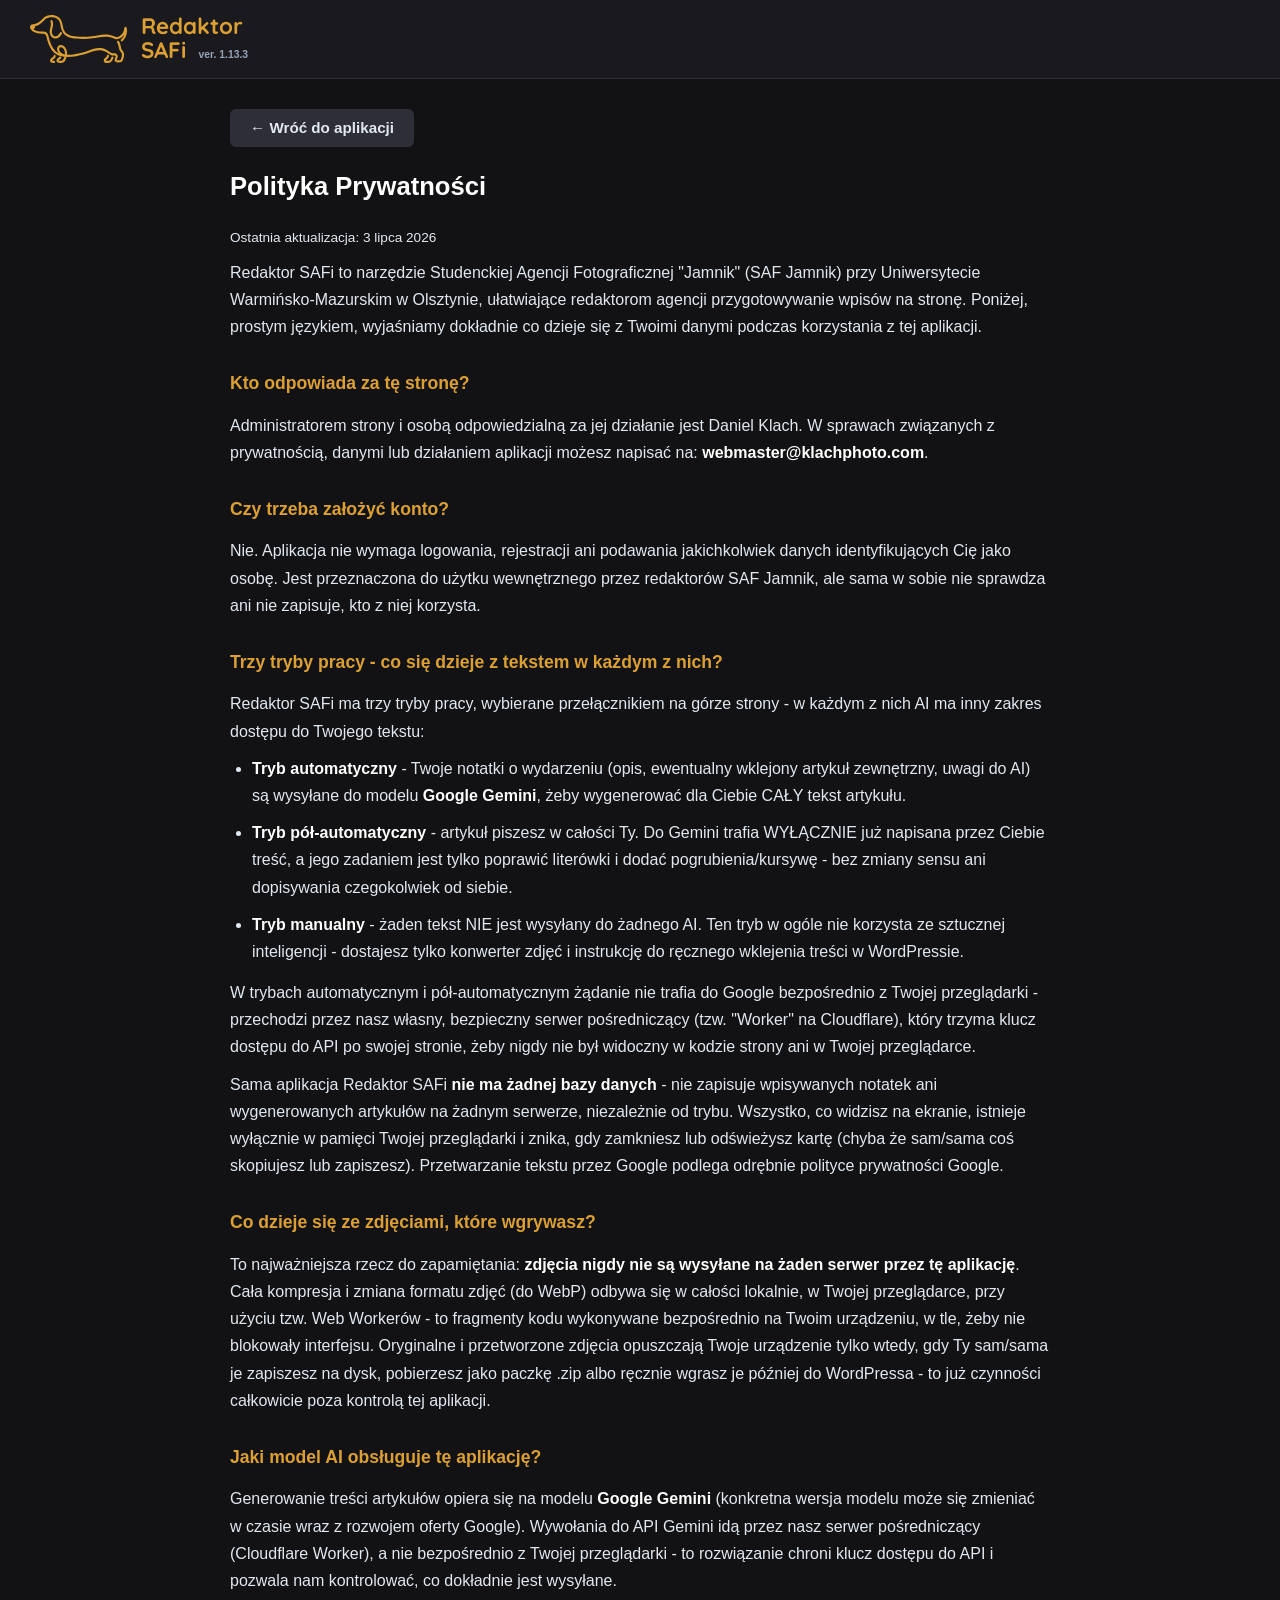
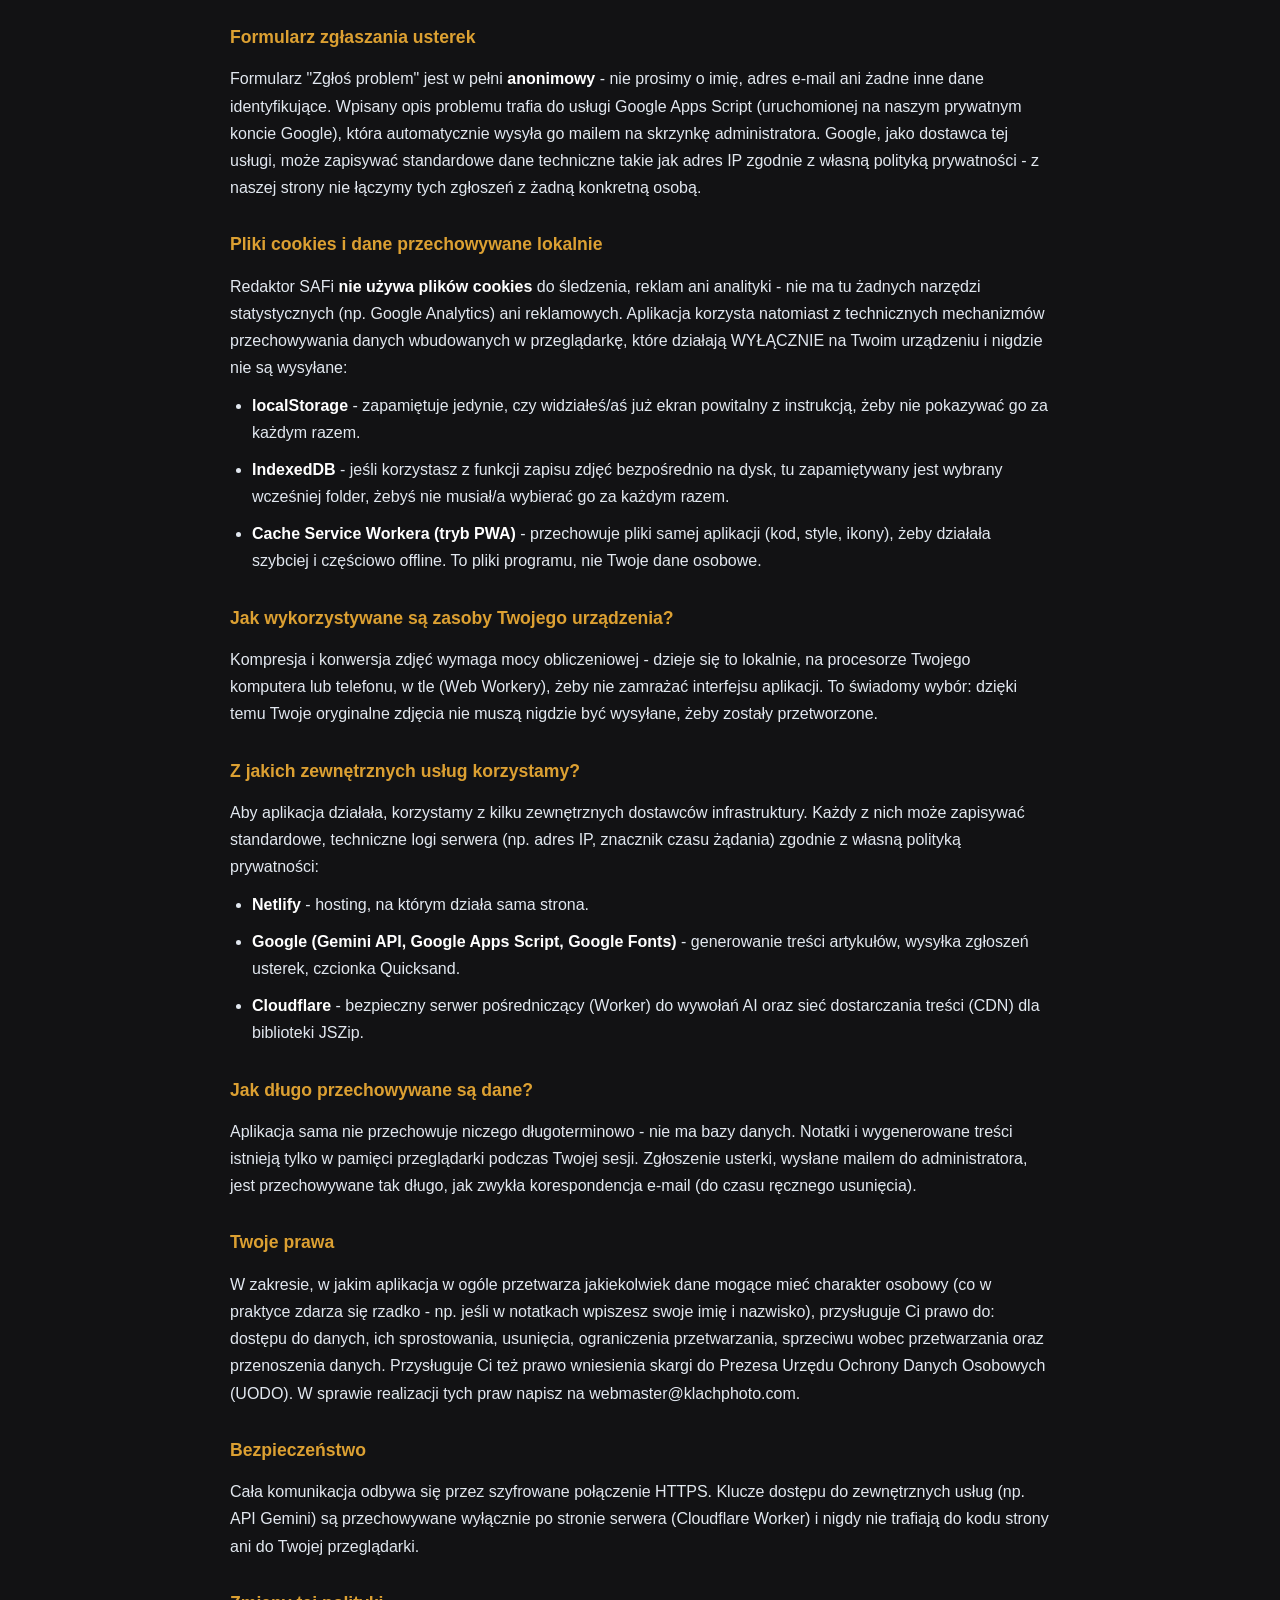
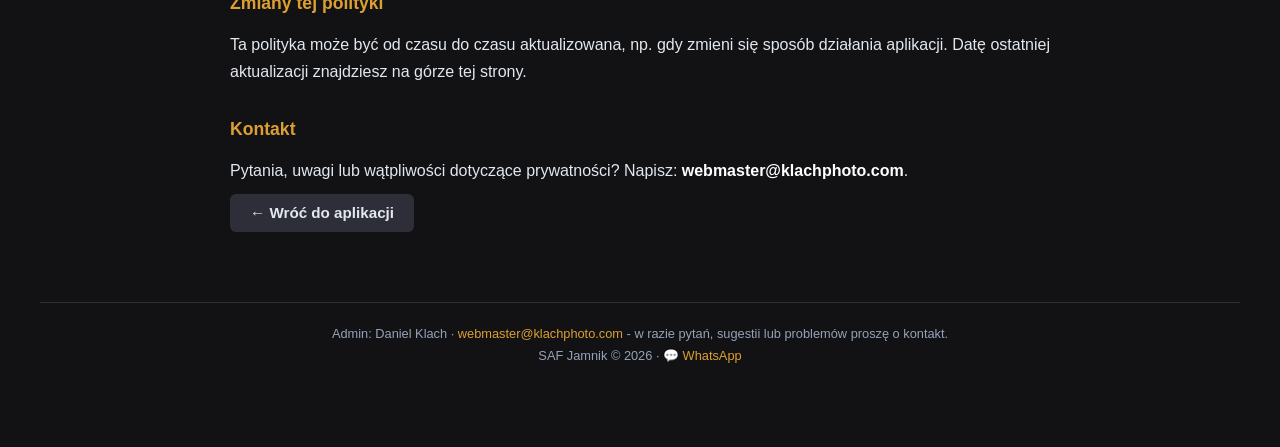
<file: polityka-prywatnosci.html>
<!DOCTYPE html>
<html lang="pl">
<head>
    <meta charset="UTF-8">
    <meta name="viewport" content="width=device-width, initial-scale=1.0">
    <title>Polityka Prywatności - Redaktor SAFi</title>

    <link rel="icon" type="image/svg+xml" href="assets/redaktor-saf-emblem.svg">
    <link rel="icon" type="image/png" sizes="192x192" href="assets/logo-192.png">
    <link rel="icon" type="image/png" sizes="512x512" href="assets/logo-512.png">
    <meta name="theme-color" content="#121214">

    <link rel="preconnect" href="https://fonts.googleapis.com">
    <link rel="preconnect" href="https://fonts.gstatic.com" crossorigin>
    <link href="https://fonts.googleapis.com/css2?family=Quicksand:wght@600;700&display=swap" rel="stylesheet">
    <link rel="stylesheet" href="style.css">
    <style>
        /* Style tylko dla tej strony - reszta wyglądu (kolory, czcionka, kontener) pochodzi ze
           wspólnego style.css, żeby polityka wyglądała spójnie z resztą aplikacji. */
        .policy-content { max-width: 820px; margin: 0 auto; }
        .policy-updated { color: var(--text-muted); font-size: 0.85rem; margin-bottom: 30px; }
        .policy-content h3 { margin-top: 30px; }
        .policy-content p, .policy-content li { color: var(--text-color); line-height: 1.7; margin-bottom: 10px; }
        .policy-content ul { padding-left: 22px; margin-bottom: 14px; }
        .policy-content strong { color: #fff; }
        .back-link { margin-bottom: 20px; text-decoration: none; }
    </style>

    <!-- Pkt 2 (v1.11.2): ta podstrona nie ma własnego "App", ale MA respektować język zapisany
         na stronie głównej (patrz js/i18n.js) - jeśli to angielski, maskujemy treść nakładką,
         zanim moduł zdąży ją przetłumaczyć, żeby uniknąć mignięcia polskiego tekstu. -->
    <script>
        (function () {
            try {
                if (localStorage.getItem('saf_lang') === 'en') {
                    document.documentElement.classList.add('lang-loading');
                }
            } catch (e) {}
        })();
    </script>
</head>
<body>
    <div id="langLoadingOverlay" class="lang-loading-overlay" aria-hidden="true">
        <div class="lang-loading-spinner"></div>
        <p class="lang-loading-text" data-no-translate>Preparing English interface, please wait&hellip;</p>
    </div>

    <header>
        <a href="/" class="logo-zone" title="Wróć do Redaktora SAFi">
            <img src="assets/redaktor-saf-emblem.svg" alt="Redaktor SAFi" class="logo-emblem">
            <span class="logo-text">
                <span class="logo-line">Redaktor</span>
                <span class="logo-line">SAFi <span class="logo-version" data-no-translate></span></span>
            </span>
        </a>
    </header>

    <main class="container">
        <div class="policy-content">
            <a href="/" class="back-link btn-secondary">&larr; Wróć do aplikacji</a>
            <h2>Polityka Prywatności</h2>
            <p class="policy-updated">Ostatnia aktualizacja: 3 lipca 2026</p>

            <p>Redaktor SAFi to narzędzie Studenckiej Agencji Fotograficznej "Jamnik" (SAF Jamnik) przy Uniwersytecie Warmińsko-Mazurskim w Olsztynie, ułatwiające redaktorom agencji przygotowywanie wpisów na stronę. Poniżej, prostym językiem, wyjaśniamy dokładnie co dzieje się z Twoimi danymi podczas korzystania z tej aplikacji.</p>

            <h3>Kto odpowiada za tę stronę?</h3>
            <p>Administratorem strony i osobą odpowiedzialną za jej działanie jest Daniel Klach. W sprawach związanych z prywatnością, danymi lub działaniem aplikacji możesz napisać na: <strong>webmaster@klachphoto.com</strong>.</p>

            <h3>Czy trzeba założyć konto?</h3>
            <p>Nie. Aplikacja nie wymaga logowania, rejestracji ani podawania jakichkolwiek danych identyfikujących Cię jako osobę. Jest przeznaczona do użytku wewnętrznego przez redaktorów SAF Jamnik, ale sama w sobie nie sprawdza ani nie zapisuje, kto z niej korzysta.</p>

            <h3>Trzy tryby pracy - co się dzieje z tekstem w każdym z nich?</h3>
            <p>Redaktor SAFi ma trzy tryby pracy, wybierane przełącznikiem na górze strony - w każdym z nich AI ma inny zakres dostępu do Twojego tekstu:</p>
            <ul>
                <li><strong>Tryb automatyczny</strong> - Twoje notatki o wydarzeniu (opis, ewentualny wklejony artykuł zewnętrzny, uwagi do AI) są wysyłane do modelu <strong>Google Gemini</strong>, żeby wygenerować dla Ciebie CAŁY tekst artykułu.</li>
                <li><strong>Tryb pół-automatyczny</strong> - artykuł piszesz w całości Ty. Do Gemini trafia WYŁĄCZNIE już napisana przez Ciebie treść, a jego zadaniem jest tylko poprawić literówki i dodać pogrubienia/kursywę - bez zmiany sensu ani dopisywania czegokolwiek od siebie.</li>
                <li><strong>Tryb manualny</strong> - żaden tekst NIE jest wysyłany do żadnego AI. Ten tryb w ogóle nie korzysta ze sztucznej inteligencji - dostajesz tylko konwerter zdjęć i instrukcję do ręcznego wklejenia treści w WordPressie.</li>
            </ul>
            <p>W trybach automatycznym i pół-automatycznym żądanie nie trafia do Google bezpośrednio z Twojej przeglądarki - przechodzi przez nasz własny, bezpieczny serwer pośredniczący (tzw. "Worker" na Cloudflare), który trzyma klucz dostępu do API po swojej stronie, żeby nigdy nie był widoczny w kodzie strony ani w Twojej przeglądarce.</p>
            <p>Sama aplikacja Redaktor SAFi <strong>nie ma żadnej bazy danych</strong> - nie zapisuje wpisywanych notatek ani wygenerowanych artykułów na żadnym serwerze, niezależnie od trybu. Wszystko, co widzisz na ekranie, istnieje wyłącznie w pamięci Twojej przeglądarki i znika, gdy zamkniesz lub odświeżysz kartę (chyba że sam/sama coś skopiujesz lub zapiszesz). Przetwarzanie tekstu przez Google podlega odrębnie polityce prywatności Google.</p>

            <h3>Co dzieje się ze zdjęciami, które wgrywasz?</h3>
            <p>To najważniejsza rzecz do zapamiętania: <strong>zdjęcia nigdy nie są wysyłane na żaden serwer przez tę aplikację</strong>. Cała kompresja i zmiana formatu zdjęć (do WebP) odbywa się w całości lokalnie, w Twojej przeglądarce, przy użyciu tzw. Web Workerów - to fragmenty kodu wykonywane bezpośrednio na Twoim urządzeniu, w tle, żeby nie blokowały interfejsu. Oryginalne i przetworzone zdjęcia opuszczają Twoje urządzenie tylko wtedy, gdy Ty sam/sama je zapiszesz na dysk, pobierzesz jako paczkę .zip albo ręcznie wgrasz je później do WordPressa - to już czynności całkowicie poza kontrolą tej aplikacji.</p>

            <h3>Jaki model AI obsługuje tę aplikację?</h3>
            <p>Generowanie treści artykułów opiera się na modelu <strong>Google Gemini</strong> (konkretna wersja modelu może się zmieniać w czasie wraz z rozwojem oferty Google). Wywołania do API Gemini idą przez nasz serwer pośredniczący (Cloudflare Worker), a nie bezpośrednio z Twojej przeglądarki - to rozwiązanie chroni klucz dostępu do API i pozwala nam kontrolować, co dokładnie jest wysyłane.</p>

            <h3>Formularz zgłaszania usterek</h3>
            <p>Formularz "Zgłoś problem" jest w pełni <strong>anonimowy</strong> - nie prosimy o imię, adres e-mail ani żadne inne dane identyfikujące. Wpisany opis problemu trafia do usługi Google Apps Script (uruchomionej na naszym prywatnym koncie Google), która automatycznie wysyła go mailem na skrzynkę administratora. Google, jako dostawca tej usługi, może zapisywać standardowe dane techniczne takie jak adres IP zgodnie z własną polityką prywatności - z naszej strony nie łączymy tych zgłoszeń z żadną konkretną osobą.</p>

            <h3>Pliki cookies i dane przechowywane lokalnie</h3>
            <p>Redaktor SAFi <strong>nie używa plików cookies</strong> do śledzenia, reklam ani analityki - nie ma tu żadnych narzędzi statystycznych (np. Google Analytics) ani reklamowych. Aplikacja korzysta natomiast z technicznych mechanizmów przechowywania danych wbudowanych w przeglądarkę, które działają WYŁĄCZNIE na Twoim urządzeniu i nigdzie nie są wysyłane:</p>
            <ul>
                <li><strong>localStorage</strong> - zapamiętuje jedynie, czy widziałeś/aś już ekran powitalny z instrukcją, żeby nie pokazywać go za każdym razem.</li>
                <li><strong>IndexedDB</strong> - jeśli korzystasz z funkcji zapisu zdjęć bezpośrednio na dysk, tu zapamiętywany jest wybrany wcześniej folder, żebyś nie musiał/a wybierać go za każdym razem.</li>
                <li><strong>Cache Service Workera (tryb PWA)</strong> - przechowuje pliki samej aplikacji (kod, style, ikony), żeby działała szybciej i częściowo offline. To pliki programu, nie Twoje dane osobowe.</li>
            </ul>

            <h3>Jak wykorzystywane są zasoby Twojego urządzenia?</h3>
            <p>Kompresja i konwersja zdjęć wymaga mocy obliczeniowej - dzieje się to lokalnie, na procesorze Twojego komputera lub telefonu, w tle (Web Workery), żeby nie zamrażać interfejsu aplikacji. To świadomy wybór: dzięki temu Twoje oryginalne zdjęcia nie muszą nigdzie być wysyłane, żeby zostały przetworzone.</p>

            <h3>Z jakich zewnętrznych usług korzystamy?</h3>
            <p>Aby aplikacja działała, korzystamy z kilku zewnętrznych dostawców infrastruktury. Każdy z nich może zapisywać standardowe, techniczne logi serwera (np. adres IP, znacznik czasu żądania) zgodnie z własną polityką prywatności:</p>
            <ul>
                <li><strong>Netlify</strong> - hosting, na którym działa sama strona.</li>
                <li><strong>Google (Gemini API, Google Apps Script, Google Fonts)</strong> - generowanie treści artykułów, wysyłka zgłoszeń usterek, czcionka Quicksand.</li>
                <li><strong>Cloudflare</strong> - bezpieczny serwer pośredniczący (Worker) do wywołań AI oraz sieć dostarczania treści (CDN) dla biblioteki JSZip.</li>
            </ul>

            <h3>Jak długo przechowywane są dane?</h3>
            <p>Aplikacja sama nie przechowuje niczego długoterminowo - nie ma bazy danych. Notatki i wygenerowane treści istnieją tylko w pamięci przeglądarki podczas Twojej sesji. Zgłoszenie usterki, wysłane mailem do administratora, jest przechowywane tak długo, jak zwykła korespondencja e-mail (do czasu ręcznego usunięcia).</p>

            <h3>Twoje prawa</h3>
            <p>W zakresie, w jakim aplikacja w ogóle przetwarza jakiekolwiek dane mogące mieć charakter osobowy (co w praktyce zdarza się rzadko - np. jeśli w notatkach wpiszesz swoje imię i nazwisko), przysługuje Ci prawo do: dostępu do danych, ich sprostowania, usunięcia, ograniczenia przetwarzania, sprzeciwu wobec przetwarzania oraz przenoszenia danych. Przysługuje Ci też prawo wniesienia skargi do Prezesa Urzędu Ochrony Danych Osobowych (UODO). W sprawie realizacji tych praw napisz na webmaster@klachphoto.com.</p>

            <h3>Bezpieczeństwo</h3>
            <p>Cała komunikacja odbywa się przez szyfrowane połączenie HTTPS. Klucze dostępu do zewnętrznych usług (np. API Gemini) są przechowywane wyłącznie po stronie serwera (Cloudflare Worker) i nigdy nie trafiają do kodu strony ani do Twojej przeglądarki.</p>

            <h3>Zmiany tej polityki</h3>
            <p>Ta polityka może być od czasu do czasu aktualizowana, np. gdy zmieni się sposób działania aplikacji. Datę ostatniej aktualizacji znajdziesz na górze tej strony.</p>

            <h3>Kontakt</h3>
            <p>Pytania, uwagi lub wątpliwości dotyczące prywatności? Napisz: <strong>webmaster@klachphoto.com</strong>.</p>

            <a href="/" class="back-link btn-secondary">&larr; Wróć do aplikacji</a>
        </div>
    </main>

    <footer class="site-footer">
        <p>Admin: Daniel Klach · <a href="mailto:webmaster@klachphoto.com">webmaster@klachphoto.com</a> - w razie pytań, sugestii lub problemów proszę o kontakt.</p>
        <p>SAF Jamnik © <span id="footerYear"></span> · <a href="https://wa.me/48507584351" target="_blank" rel="noopener noreferrer">💬 WhatsApp</a></p>
    </footer>

    <script>
        document.getElementById('footerYear').textContent = new Date().getFullYear();
    </script>

    <!-- Pkt 2: samodzielne zastosowanie zapisanego języka na tej podstronie - reużywa DOKŁADNIE
         tego samego modułu i cache'u tłumaczeń co główna aplikacja (patrz js/i18n.js). -->
    <script type="module">
        import { I18n } from './js/i18n.js';
        import { applyVersion } from './js/version.js';

        applyVersion();

        (async function () {
            if (localStorage.getItem('saf_lang') !== 'en') return;
            document.documentElement.lang = 'en';
            try {
                await I18n.applyEnglish();
            } catch (error) {
                console.warn('[i18n] Nie udało się przetłumaczyć polityki prywatności:', error.message);
            } finally {
                document.documentElement.classList.remove('lang-loading');
            }
        })();
    </script>
</body>
</html>
</file>
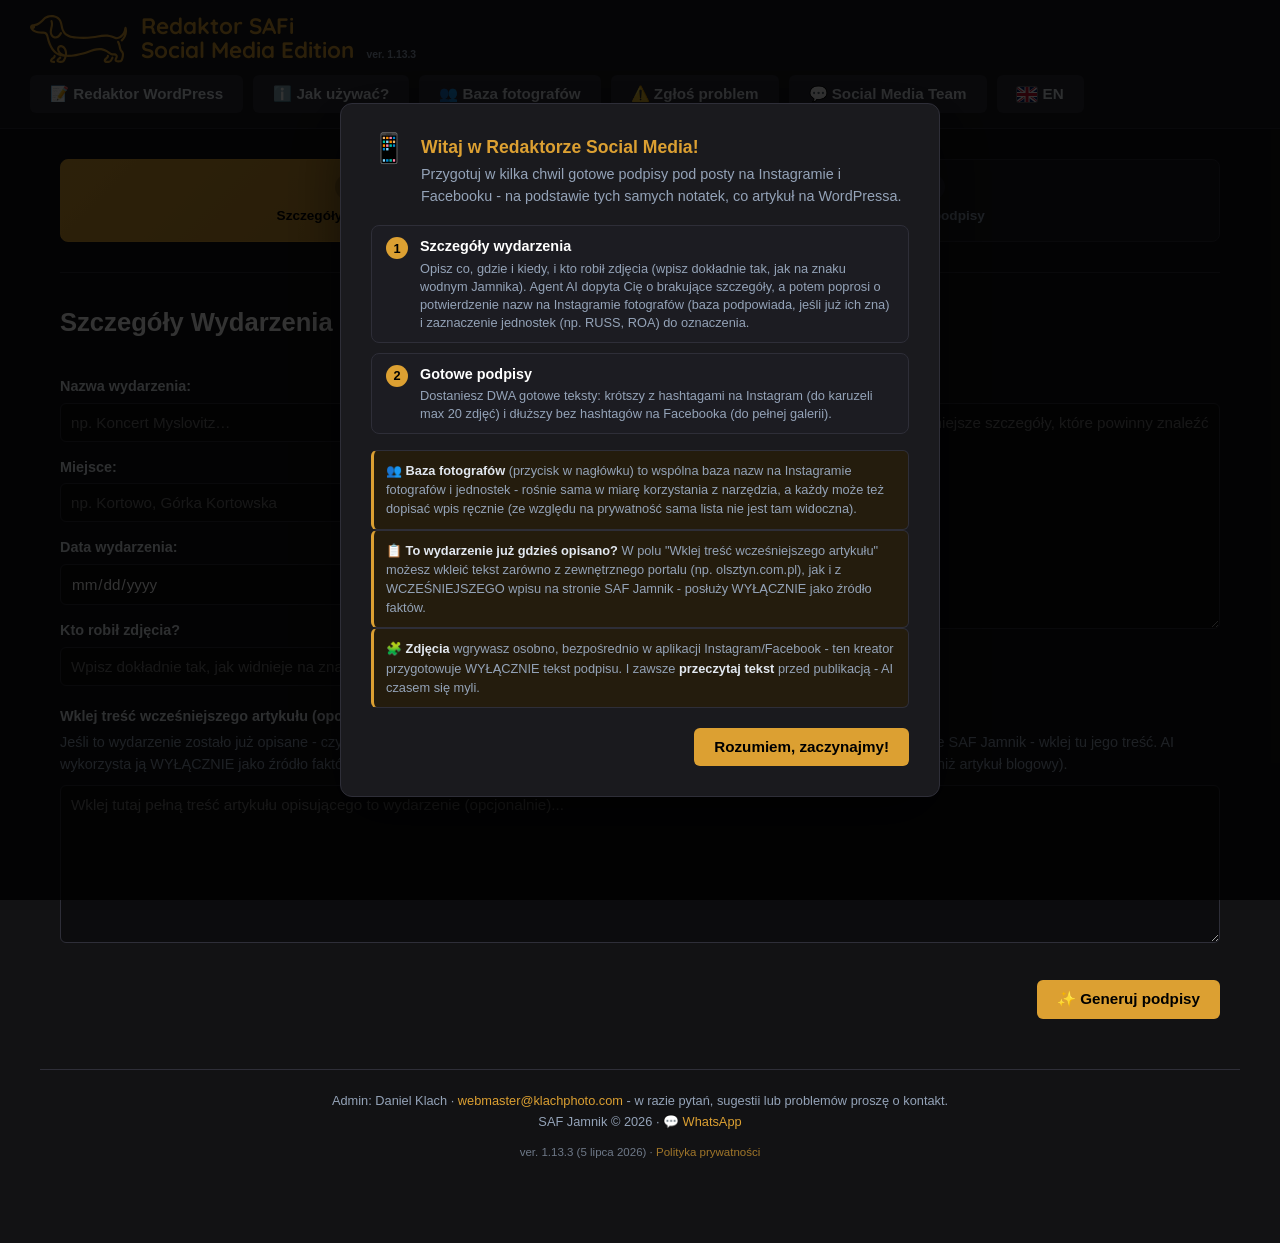
<file: social-media.html>
<!DOCTYPE html>
<html lang="pl">
<head>
    <meta charset="UTF-8">
    <meta name="viewport" content="width=device-width, initial-scale=1.0">
    <title>Redaktor Social Media - SAF Jamnik</title>

    <link rel="icon" type="image/svg+xml" href="assets/redaktor-saf-emblem.svg">
    <link rel="icon" type="image/png" sizes="192x192" href="assets/logo-192.png">
    <link rel="icon" type="image/png" sizes="512x512" href="assets/logo-512.png">

    <link rel="manifest" href="manifest.json">
    <meta name="theme-color" content="#121214">

    <meta name="apple-mobile-web-app-capable" content="yes">
    <meta name="apple-mobile-web-app-status-bar-style" content="black-translucent">
    <meta name="apple-mobile-web-app-title" content="Redaktor">
    <link rel="apple-touch-icon" href="assets/logo-192.png">

    <link rel="preconnect" href="https://fonts.googleapis.com">
    <link rel="preconnect" href="https://fonts.gstatic.com" crossorigin>
    <link href="https://fonts.googleapis.com/css2?family=Quicksand:wght@600;700&display=swap" rel="stylesheet">
    <link rel="stylesheet" href="style.css">

    <!-- Patrz komentarz w index.html - to samo zabezpieczenie przed mignięciem polskiego tekstu,
         gdy zapisany język to angielski (patrz js/i18n.js + SocialApp.initLanguage). -->
    <script>
        (function () {
            try {
                if (localStorage.getItem('saf_lang') === 'en') {
                    document.documentElement.classList.add('lang-loading');
                }
            } catch (e) {}
        })();
    </script>
</head>
<body>
    <div id="langLoadingOverlay" class="lang-loading-overlay" aria-hidden="true">
        <div class="lang-loading-spinner"></div>
        <p class="lang-loading-text" data-no-translate>Preparing English interface, please wait&hellip;</p>
    </div>

    <header>
        <a href="./" id="logoHome" class="logo-zone" title="Odśwież stronę">
            <img src="assets/redaktor-saf-emblem.svg" alt="Redaktor SAFi" class="logo-emblem">
            <span class="logo-text">
                <span class="logo-line">Redaktor SAFi</span>
                <span class="logo-line">Social Media Edition <span class="logo-version" data-no-translate></span></span>
            </span>
        </a>

        <div class="header-actions">
            <a href="/" class="btn-secondary">📝 Redaktor WordPress</a>
            <button type="button" id="btnShowIntro" class="btn-secondary">ℹ️ Jak używać?</button>
            <button type="button" id="btnShowPhotoDb" class="btn-secondary">👥 Baza fotografów</button>
            <button type="button" id="btnReportIssue" class="btn-secondary">⚠️ Zgłoś problem</button>
            <a href="https://m.me/ch/AbYWaMtJi3oRNp3B/" target="_blank" rel="noopener noreferrer" class="btn-secondary">💬 Social Media Team</a>
            <button type="button" id="btnLangSwitch" class="btn-secondary btn-lang-switch" title="Change interface language" data-no-translate>
                <svg class="flag-icon flag-en" viewBox="0 0 640 480" aria-hidden="true"><path fill="#012169" d="M0 0h640v480H0z"/><path fill="#FFF" d="m75 0 244 181L562 0h78v62L400 241l240 178v61h-80L320 301 81 480H0v-60l239-178L0 64V0z"/><path fill="#C8102E" d="m424 281 216 159v40L369 281zm-184 20 6 35L54 480H0zM640 0v3L391 191l2-44L590 0zM0 0l239 176h-60L0 42z"/><path fill="#FFF" d="M241 0v480h160V0zM0 160v160h640V160z"/><path fill="#C8102E" d="M0 193v96h640v-96zM273 0v480h96V0z"/></svg>
                <svg class="flag-icon flag-pl hidden" viewBox="0 0 640 480" aria-hidden="true"><g fill-rule="evenodd"><path fill="#fff" d="M0 0h640v240H0z"/><path fill="#dc143c" d="M0 240h640v240H0z"/></g></svg>
                <span class="lang-code">EN</span>
            </button>
        </div>
    </header>

    <main class="container">
        <div class="steps-indicator">
            <div class="step active" data-step="step1"><span class="step-num">1</span><span class="step-label">Szczegóły wydarzenia</span></div>
            <div class="step" data-step="step2"><span class="step-num">2</span><span class="step-label">Gotowe podpisy</span></div>
        </div>

        <hr>

        <section id="step1" class="step-section active">
            <h2>Szczegóły Wydarzenia</h2>

            <div class="grid-2col" id="step1Grid">
                <div class="form-group">
                    <label for="evtTitle">Nazwa wydarzenia:</label>
                    <input type="text" id="evtTitle" placeholder="np. Koncert Myslovitz…">

                    <label for="evtLocation">Miejsce:</label>
                    <input type="text" id="evtLocation" placeholder="np. Kortowo, Górka Kortowska">

                    <label for="evtDate">Data wydarzenia:</label>
                    <input type="date" id="evtDate">

                    <label for="evtPhotographers">Kto robił zdjęcia?</label>
                    <input type="text" id="evtPhotographers" placeholder="Wpisz dokładnie tak, jak widnieje na znaku wodnym Jamnika, np. Daniel Klach, Julia Pykało">
                </div>

                <div class="form-group">
                    <label for="evtNotes">Twoje surowe notatki / spostrzeżenia:</label>
                    <textarea id="evtNotes" rows="12" placeholder="Opisz przebieg wydarzenia oraz najważniejsze szczegóły, które powinny znaleźć się w podpisach..."></textarea>
                </div>
            </div>

            <div class="form-group" style="margin-top: 20px;">
                <label for="evtExternalArticle">Wklej treść wcześniejszego artykułu (opcjonalnie):</label>
                <p class="info-text">Jeśli to wydarzenie zostało już opisane - czy to na zewnętrznym portalu (np. olsztyn.com.pl), czy we WCZEŚNIEJSZYM artykule na stronie SAF Jamnik - wklej tu jego treść. AI wykorzysta ją WYŁĄCZNIE jako źródło faktów, a nie jako wzór stylu (podpisy social media mają zupełnie inny, krótszy i bardziej luźny styl niż artykuł blogowy).</p>
                <textarea id="evtExternalArticle" rows="8" placeholder="Wklej tutaj pełną treść artykułu opisującego to wydarzenie (opcjonalnie)..."></textarea>
            </div>

            <div class="actions">
                <button id="btnGenerateSocial" class="btn-primary">✨ Generuj podpisy</button>
            </div>
        </section>

        <section id="step2" class="step-section">
            <h2>Gotowe Podpisy</h2>
            <p class="info-text">⚠️ AI to tylko maszyna i potrafi się mylić - zanim opublikujesz posty, <strong>przeczytaj uważnie</strong> oba podpisy i popraw ewentualne błędy lub nienaturalne sformułowania.</p>

            <div id="socialLoading" class="loading-spinner hidden">
                <p id="genRetryNotice" class="retry-notice hidden"></p>
                <div class="progress-wrap"><div class="progress-bar" id="genProgressBar"></div></div>
                <p id="genProgressLabel" class="progress-label">Inicjalizacja generowania...</p>
            </div>

            <div id="socialFallback" class="hidden">
                <p id="socialFallbackMessage" style="margin-bottom: 15px; color: var(--text-muted);"></p>
                <button id="btnCopyFallbackPrompt" class="btn-primary w-100">Kopiuj kompletny prompt dla zewnętrznego AI</button>
            </div>

            <div id="socialOutput" class="hidden">
                <div class="grid-2col">
                    <div class="form-group">
                        <label for="instagramOutput">📸 Podpis na Instagram:</label>
                        <p class="info-text">Krótszy, z hashtagami - pod post z wybranymi zdjęciami (karuzela, max ok. 20).</p>
                        <textarea id="instagramOutput" rows="12"></textarea>
                        <button id="btnCopyInstagram" class="btn-secondary" style="margin-top: 8px;">Kopiuj</button>
                    </div>
                    <div class="form-group">
                        <label for="facebookOutput">📘 Podpis na Facebook:</label>
                        <p class="info-text">Trochę dłuższy, bez hashtagów - pod post z pełną galerią zdjęć.</p>
                        <textarea id="facebookOutput" rows="12"></textarea>
                        <button id="btnCopyFacebook" class="btn-secondary" style="margin-top: 8px;">Kopiuj</button>
                    </div>
                </div>
            </div>

            <button type="button" id="btnCopyExternalPromptSocial" class="btn-copy-external-subtle">Wolisz użyć innego AI? Skopiuj gotowy prompt</button>

            <div class="actions">
                <button id="btnBackToStep1FromResults" class="btn-secondary">&larr; Wstecz</button>
                <button id="btnRegenerateSocial" class="btn-secondary hidden">Generuj jeszcze raz</button>
                <button id="btnStartNewSocial" class="btn-primary">🔄 Generuj kolejny wpis</button>
            </div>
        </section>
    </main>

    <footer class="site-footer">
        <p>Admin: Daniel Klach · <a href="mailto:webmaster@klachphoto.com">webmaster@klachphoto.com</a> - w razie pytań, sugestii lub problemów proszę o kontakt.</p>
        <p>SAF Jamnik © <span id="footerYear"></span> · <a href="https://wa.me/48507584351" target="_blank" rel="noopener noreferrer">💬 WhatsApp</a></p>
        <p class="footer-meta"><span id="footerVersion"></span> · <a href="/polityka-prywatnosci">Polityka prywatności</a></p>
    </footer>

    <div id="introModal" class="modal hidden">
        <div class="modal-content intro-modal-content">
            <div class="intro-header">
                <span class="intro-emoji">📱</span>
                <div>
                    <h3>Witaj w Redaktorze Social Media!</h3>
                    <p>Przygotuj w kilka chwil gotowe podpisy pod posty na Instagramie i Facebooku - na podstawie tych samych notatek, co artykuł na WordPressa.</p>
                </div>
            </div>

            <div class="intro-steps">
                <div class="intro-step">
                    <span class="intro-step-num">1</span>
                    <div><strong>Szczegóły wydarzenia</strong><p>Opisz co, gdzie i kiedy, i kto robił zdjęcia (wpisz dokładnie tak, jak na znaku wodnym Jamnika). Agent AI dopyta Cię o brakujące szczegóły, a potem poprosi o potwierdzenie nazw na Instagramie fotografów (baza podpowiada, jeśli już ich zna) i zaznaczenie jednostek (np. RUSS, ROA) do oznaczenia.</p></div>
                </div>
                <div class="intro-step">
                    <span class="intro-step-num">2</span>
                    <div><strong>Gotowe podpisy</strong><p>Dostaniesz DWA gotowe teksty: krótszy z hashtagami na Instagram (do karuzeli max 20 zdjęć) i dłuższy bez hashtagów na Facebooka (do pełnej galerii).</p></div>
                </div>
            </div>

            <p class="intro-tip">👥 <strong>Baza fotografów</strong> (przycisk w nagłówku) to wspólna baza nazw na Instagramie fotografów i jednostek - rośnie sama w miarę korzystania z narzędzia, a każdy może też dopisać wpis ręcznie (ze względu na prywatność sama lista nie jest tam widoczna).</p>
            <p class="intro-tip">📋 <strong>To wydarzenie już gdzieś opisano?</strong> W polu "Wklej treść wcześniejszego artykułu" możesz wkleić tekst zarówno z zewnętrznego portalu (np. olsztyn.com.pl), jak i z WCZEŚNIEJSZEGO wpisu na stronie SAF Jamnik - posłuży WYŁĄCZNIE jako źródło faktów.</p>
            <p class="intro-tip">🧩 <strong>Zdjęcia</strong> wgrywasz osobno, bezpośrednio w aplikacji Instagram/Facebook - ten kreator przygotowuje WYŁĄCZNIE tekst podpisu. I zawsze <strong>przeczytaj tekst</strong> przed publikacją - AI czasem się myli.</p>

            <div class="modal-actions">
                <button id="btnCloseIntro" class="btn-primary">Rozumiem, zaczynajmy!</button>
            </div>
        </div>
    </div>

    <div id="photoDbModal" class="modal hidden">
        <div class="modal-content">
            <h3>👥 Baza fotografów i jednostek</h3>
            <p class="info-text">Dodaj tu fotografa lub jednostkę i jej nazwę na Instagramie - baza pomoże automatycznie sugerować oznaczenia przy generowaniu podpisów. Ze względu na prywatność lista już dodanych wpisów nie jest tu wyświetlana.</p>

            <h4 style="margin-top: 15px;">Dodaj fotografa</h4>
            <div style="display: flex; gap: 8px; flex-wrap: wrap; margin-top: 10px;">
                <input type="text" id="newPhotographerName" placeholder="Imię i nazwisko" style="flex: 1 1 160px;">
                <input type="text" id="newPhotographerHandle" placeholder="Nazwa na Instagramie (bez @, opcjonalnie)" style="flex: 1 1 200px;">
                <button type="button" id="btnAddPhotographer" class="btn-secondary">+ Dodaj</button>
            </div>

            <h4 style="margin-top: 20px;">Dodaj jednostkę</h4>
            <div style="display: flex; gap: 8px; flex-wrap: wrap; margin-top: 10px;">
                <input type="text" id="newUnitName" placeholder="Nazwa jednostki (np. RUSS)" style="flex: 1 1 140px;">
                <input type="text" id="newUnitHandle" placeholder="Nazwa na Instagramie (bez @)" style="flex: 1 1 160px;">
                <input type="text" id="newUnitKeywords" placeholder="Słowa kluczowe, oddziel przecinkami" style="flex: 1 1 160px;">
                <button type="button" id="btnAddUnit" class="btn-secondary">+ Dodaj</button>
            </div>

            <div class="modal-actions">
                <button id="btnClosePhotoDb" class="btn-primary">Zamknij</button>
            </div>
        </div>
    </div>

    <div id="dbConflictModal" class="modal hidden">
        <div class="modal-content">
            <h3>🔎 Znaleziono podobny wpis</h3>
            <p id="dbConflictMessage" class="info-text"></p>
            <div class="modal-actions" style="justify-content: center;">
                <button id="btnDbConflictUpdate" class="btn-secondary">Zaaktualizuj</button>
                <button id="btnDbConflictSamePerson" class="btn-secondary">To ten sam wpis</button>
                <button id="btnDbConflictNew" class="btn-primary">Dodaj jako nowy wpis</button>
            </div>
        </div>
    </div>

    <div id="tagsModal" class="modal hidden">
        <div class="modal-content">
            <h3>🏷️ Potwierdź Oznaczenia</h3>
            <p class="info-text">Sprawdź i uzupełnij nazwy na Instagramie dla fotografów (mogły się zmienić od ostatniego razu) oraz zaznacz jednostki, które mają zostać oznaczone w podpisach.</p>

            <div id="tagsLoading" class="modal-loading">
                <div class="modal-spinner"></div>
                <p id="tagsLoadingLabel" class="progress-label">Sprawdzam bazę fotografów...</p>
            </div>

            <div id="tagsContent" class="hidden">
                <div class="form-group">
                    <label><strong>Fotografowie</strong></label>
                    <div id="photographerTagsContainer"></div>
                </div>

                <div class="form-group">
                    <label><strong>Jednostki do oznaczenia</strong></label>

                    <p class="unit-section-label">Zaproponowane na podstawie treści</p>
                    <div id="suggestedUnitsContainer" class="unit-suggested-chips"></div>

                    <p class="unit-section-label" style="margin-top: 14px;">Wszystkie jednostki</p>
                    <input type="text" id="unitSearchInput" placeholder="Szukaj po nazwie lub słowie kluczowym...">
                    <div class="unit-table-wrap">
                        <div class="unit-table-head">
                            <span class="unit-table-head-spacer"></span>
                            <span class="unit-table-name">Nazwa</span>
                            <span>Instagram</span>
                        </div>
                        <div id="allUnitsContainer" class="unit-table-body"></div>
                    </div>

                    <div style="display: flex; gap: 8px; flex-wrap: wrap; margin-top: 14px;">
                        <input type="text" id="newTagUnitName" placeholder="Nazwa nowej jednostki (np. RUSS)" style="flex: 1 1 140px;">
                        <input type="text" id="newTagUnitHandle" placeholder="Nazwa na Instagramie (bez @)" style="flex: 1 1 160px;">
                        <input type="text" id="newTagUnitKeywords" placeholder="Słowa kluczowe, oddziel przecinkami" style="flex: 1 1 160px;">
                        <button type="button" id="btnAddTagUnit" class="btn-secondary">+ Dodaj jednostkę</button>
                    </div>
                </div>
            </div>

            <div class="modal-actions">
                <button id="btnBackToStep1FromTags" class="btn-secondary">&larr; Wstecz</button>
                <button id="btnConfirmTags" class="btn-primary">Dalej: Generuj podpisy &rarr;</button>
            </div>
        </div>
    </div>

    <div id="aiModal" class="modal hidden">
        <div class="modal-content">
            <h3>🤖 Agent Redakcyjny SAF pyta o szczegóły...</h3>

            <p id="aiRetryNotice" class="retry-notice hidden"></p>
            <div id="aiProgressWrap" class="progress-wrap hidden"><div class="progress-bar" id="aiProgressBar"></div></div>
            <p id="aiProgressLabel" class="progress-label hidden"></p>

            <div id="aiQuestionsContainer"></div>

            <div class="modal-actions">
                <button id="btnSkipModal" class="btn-secondary">Pomiń</button>
                <button id="btnSubmitModal" class="btn-primary">Zatwierdź i generuj podpisy</button>
            </div>
        </div>
    </div>

    <div id="reportModal" class="modal hidden">
        <div class="modal-content">
            <h3>⚠️ Zgłoś problem</h3>

            <div class="form-group">
                <label for="reportCategory">Co nie działa?</label>
                <select id="reportCategory">
                    <option value="Generowanie podpisów przez AI">Generowanie podpisów przez AI</option>
                    <option value="Interfejs / wygląd strony">Interfejs / wygląd strony</option>
                    <option value="Inne">Inne</option>
                </select>

                <label for="reportDescription">Opisz problem:</label>
                <textarea id="reportDescription" rows="6" placeholder="Opisz dokładnie, co się stało oraz jakie czynności wykonywałeś/aś tuż przed wystąpieniem problemu..."></textarea>
            </div>

            <div class="modal-actions">
                <button id="btnCancelReport" class="btn-secondary">Anuluj</button>
                <button id="btnSendReport" class="btn-primary">Wyślij</button>
            </div>

            <p style="text-align: center; margin-top: 14px;">
                <a href="#" id="btnReportFallback" style="font-size: 0.75rem; color: var(--text-muted); text-decoration: underline;">Formularz usterki nie działa?</a>
            </p>
            <p id="reportFallbackEmail" class="hidden" style="text-align: center; margin-top: 6px; font-size: 0.85rem;">Napisz bezpośrednio na: <strong>webmaster@klachphoto.com</strong></p>
        </div>
    </div>

    <div id="toastContainer" class="toast-container"></div>

    <script type="module" src="js/social.js?v=6"></script>

    <script>
        if ('serviceWorker' in navigator) {
            window.addEventListener('load', () => {
                navigator.serviceWorker.register('sw.js')
                    .then((reg) => console.log('[PWA] Service Worker zarejestrowany, zakres:', reg.scope))
                    .catch((err) => console.error('[PWA] Rejestracja Service Workera nie powiodła się:', err));
            });
        }
    </script>
</body>
</html>
</file>
<file: style.css>
:root {
    --bg-color: #121214;
    --card-bg: #1a1a1e;
    --text-color: #e2e8f0;
    --text-muted: #94a3b8;
    --primary: #dca032;
    --primary-hover: #bb882a;
    --success: #10b981;
    --danger: #ef4444;
    --warning: #f0a020;
    --border: #2e2e38;
}

* { box-sizing: border-box; margin: 0; padding: 0; font-family: -apple-system, BlinkMacSystemFont, "Segoe UI", Roboto, sans-serif; }

/* Scrollbary w motywie strony zamiast domyślnych, białych - Firefox (scrollbar-color/width)
   i przeglądarki webkit (Chrome/Edge/Safari) osobno, bo to dwie niezależne specyfikacje. */
html { scrollbar-color: var(--border) var(--bg-color); scrollbar-width: thin; }
::-webkit-scrollbar { width: 10px; height: 10px; }
::-webkit-scrollbar-track { background: var(--bg-color); }
::-webkit-scrollbar-thumb { background: var(--border); border-radius: 6px; }
::-webkit-scrollbar-thumb:hover { background: var(--primary); }

body {
    background-color: var(--bg-color);
    color: var(--text-color);
    padding-bottom: 50px;
    line-height: 1.5;
}

header {
    background-color: var(--card-bg);
    padding: 15px 30px;
    display: flex;
    justify-content: space-between;
    align-items: center;
    border-bottom: 1px solid var(--border);
    flex-wrap: wrap;
    gap: 12px;
    position: sticky;
    top: 0;
    z-index: 500;
    backdrop-filter: blur(6px);
}

.badge { background: #2a2a35; padding: 3px 8px; font-size: 0.75rem; border-radius: 4px; margin-left: 10px; color: var(--text-muted); }

.logo-zone { display: flex; align-items: center; gap: 14px; text-decoration: none; cursor: pointer; }
.logo-emblem { height: 48px; width: auto; display: block; }
.logo-text { display: flex; flex-direction: column; line-height: 1.05; }
/* Uwaga: selektor uniwersalny "*" u góry pliku ustawia font-family na KAŻDYM elemencie, więc samo
   dziedziczenie z .logo-text by nie zadziałało - Quicksand trzeba nadać wprost na .logo-line. */
.logo-line { font-family: 'Quicksand', sans-serif; font-weight: 700; font-size: 1.4rem; color: var(--primary); }
.logo-version { font-family: -apple-system, BlinkMacSystemFont, "Segoe UI", Roboto, sans-serif; font-size: 0.65rem; font-weight: 600; color: var(--text-muted); margin-left: 6px; }

.header-actions { display: flex; align-items: center; gap: 10px; flex-wrap: wrap; }

/* Przełącznik trybu pracy - CELOWO wyróżniony (gruba, kolorowa ramka) w nagłówku, żeby był
   najbardziej rzucającym się w oczy elementem obok logo - to najważniejszy wybór na stronie,
   a sam <select> jednocześnie pełni rolę stałego wskaźnika aktualnie wybranego trybu. */
.mode-switcher-wrap {
    display: flex; align-items: center; gap: 10px; background: #1c1c22;
    border: 2px solid var(--primary); border-radius: 8px; padding: 8px 14px;
}
.mode-switcher-label { font-weight: 700; font-size: 0.9rem; white-space: nowrap; }
#modeSwitcher {
    width: auto; font-weight: 600; font-size: 0.9rem; padding: 6px 10px;
    border-color: var(--primary); cursor: pointer; min-width: 0;
}

/* Pełnoekranowa nakładka pokazywana WYŁĄCZNIE na ułamek sekundy, dopóki zapisany wcześniej
   angielski interfejs nie zostanie zastosowany (patrz inline-script na górze <body> w index.html/
   polityka-prywatnosci.html oraz App.initLanguage) - zapobiega mignięciu polskiego tekstu. */
.lang-loading-overlay {
    display: none; position: fixed; inset: 0; background: var(--bg-color); z-index: 99999;
    flex-direction: column; align-items: center; justify-content: center; gap: 16px;
}
html.lang-loading .lang-loading-overlay { display: flex; }
.lang-loading-spinner {
    width: 36px; height: 36px; border-radius: 50%;
    border: 3px solid var(--border); border-top-color: var(--primary);
    animation: lang-spin 0.8s linear infinite;
}
.lang-loading-text { color: var(--text-muted); font-size: 0.95rem; }
@keyframes lang-spin { to { transform: rotate(360deg); } }

/* Na średnich szerokościach logo+przełącznik trybu mieszczą się obok siebie w jednym wierszu
   (krótsze etykiety, patrz index.html) - reszta przycisków (Jak korzystać/Zgłoś problem/...)
   dostaje wtedy własny, pełnej szerokości wiersz pod spodem, wyśrodkowany. */
@media (max-width: 780px) {
    .header-actions { flex-basis: 100%; justify-content: center; }
}

.container { max-width: 1200px; margin: 30px auto; padding: 0 20px; }

.steps-indicator { display: flex; justify-content: space-between; gap: 8px; margin-bottom: 25px; }
.step {
    flex: 1; display: flex; flex-direction: column; align-items: center; gap: 6px;
    text-align: center; padding: 14px 8px; background: var(--card-bg); color: var(--text-muted);
    font-weight: 600; border: 1px solid var(--border); border-radius: 8px; transition: 0.2s;
}
.step-num {
    width: 26px; height: 26px; flex-shrink: 0; border-radius: 50%; background: #2a2a35;
    display: flex; align-items: center; justify-content: center; font-size: 0.85rem; color: var(--text-color);
}
.step-label { font-size: 0.85rem; }
.step.active { background: linear-gradient(135deg, var(--primary), var(--primary-hover)); color: #000; border-color: var(--primary); }
.step.active .step-num { background: rgba(0,0,0,0.2); color: #000; }

/* Responsywność: nagłówek i kroki przenoszą się w bardziej zwarty układ na wąskich ekranach */
@media (max-width: 640px) {
    header { padding: 16px; flex-direction: column; align-items: center; }
    .logo-zone { margin-bottom: 8px; }
    .logo-emblem { height: 36px; }
    .logo-line { font-size: 1.05rem; }
    .mode-switcher-wrap { width: 100%; margin-bottom: 8px; }
    .header-actions { width: 100%; }
    .header-actions button, .header-actions a.btn-secondary { flex: 1 1 auto; font-size: 0.78rem; padding: 8px 10px; text-align: center; justify-content: center; }

    .steps-indicator { gap: 6px; }
    .step { flex-direction: row; padding: 8px 6px; border-radius: 6px; }
    .step-label { font-size: 0.68rem; line-height: 1.2; }
    .step-num { width: 20px; height: 20px; font-size: 0.7rem; }

    .container { margin: 16px auto; padding: 0 12px; }
    h2 { font-size: 1.3rem; }
}

hr { border: 0; height: 1px; background: var(--border); margin: 30px 0; }

h2 { margin-bottom: 20px; font-size: 1.6rem; color: #fff; }
h3 { margin-bottom: 15px; font-size: 1.1rem; color: var(--primary); }

/* UKRYWANIE NIEAKTYWNYCH KROKÓW - TO TE KLUCZOWE LINIJKI */
.step-section { display: none; }
.step-section.active { display: block !important; }

.grid-2col { display: grid; grid-template-columns: 1fr 1fr; gap: 30px; }

/* Krok 3: obie kolumny mają równą wysokość (domyślne "stretch" siatki), a #finalNotes
   rozciąga się, żeby wypełnić dostępną przestrzeń - dzięki temu lewa kolumna ("Ostateczne
   notatki") wygląda tak samo wysoko jak prawa ("Wynik działania systemu") po wygenerowaniu treści.
   min-width:0 naprawia klasyczny "grid blowout": bez tego zawartość prawej kolumny (po wygenerowaniu
   treści) potrafiła wymusić na siatce szerszy tor niż 1fr, przez co kolumny przestawały być równe. */
.review-zone, .result-zone { display: flex; flex-direction: column; min-width: 0; }
#finalNotes { flex: 1; min-height: 260px; }

/* Zajmowniki przestrzeni w prawej kolumnie (przed/w trakcie generowania, oraz błąd) - z tym samym
   flex:1 + min-height co #finalNotes, żeby obie kolumny wyglądały tak samo "wypełnione", zamiast
   pustej przestrzeni pod samym nagłówkiem "Wynik działania systemu" (patrz #aiOutput bez zmian -
   jego naturalna zawartość po wygenerowaniu treści jest i tak wystarczająco długa). */
#aiEmptyState, #aiLoading, #aiFallback { flex: 1; min-height: 260px; }
.ai-empty-state {
    display: flex; flex-direction: column; align-items: center; justify-content: center;
    gap: 10px; text-align: center; border: 2px dashed var(--border); border-radius: 8px;
    padding: 20px; color: var(--text-muted);
}
.ai-empty-icon { font-size: 2.2rem; }

/* Gdy pole "Nazwa wydarzenia/Miejsce/Daty" jest ukryte (kategorie bez tych pól), druga kolumna
   (notatki) ma zająć całą szerokość zamiast zostawiać pustą, "zepsutą" połowę siatki. */
#step1Grid.single-col { grid-template-columns: 1fr; }

/* Poniżej tabletu bloki "obok siebie" (dane wydarzenia/notatki, notatki AI/wynik) stają się jedną kolumną */
@media (max-width: 860px) {
    .grid-2col { grid-template-columns: 1fr; gap: 20px; }
}

.form-group label { display: block; margin-top: 15px; margin-bottom: 5px; font-weight: 600; font-size: 0.9rem; }

/* Pole tekstowe + przycisk "AI zasugeruj" obok (tryb pół-automatyczny: tytuł/tagi) */
.input-with-assist { display: flex; gap: 10px; flex-wrap: wrap; }
.input-with-assist input { flex: 1; min-width: 200px; }
.input-with-assist button { flex-shrink: 0; }
input[type="text"], input[type="url"], input[type="password"], input[type="datetime-local"], input[type="month"], input[type="date"], select, textarea {
    width: 100%; padding: 10px; background: #0c0c0e; border: 1px solid var(--border); color: #fff; border-radius: 6px; font-size: 0.95rem;
}
input:focus, select:focus, textarea:focus { border-color: var(--primary); outline: none; }

/* Rozsuwanie pól tekstowych TYLKO w pionie - poziome rozciąganie psuło układ (np. w popupie agenta) */
textarea { resize: vertical; }

.info-text { color: var(--text-muted); font-size: 0.9rem; margin-bottom: 10px; }

/* Ikonka kalendarza w polach datetime-local/month/date - domyślnie ciemna i słabo widoczna na ciemnym tle */
input[type="datetime-local"]::-webkit-calendar-picker-indicator,
input[type="month"]::-webkit-calendar-picker-indicator,
input[type="date"]::-webkit-calendar-picker-indicator {
    filter: invert(1);
    cursor: pointer;
}

.dropzone {
    border: 2px dashed var(--border); background: var(--card-bg); padding: 40px; text-align: center; border-radius: 8px; cursor: pointer; transition: 0.2s;
}
.dropzone:hover { border-color: var(--primary); background: #202026; box-shadow: 0 0 0 4px rgba(220, 160, 50, 0.1); }
.dropzone.disabled { opacity: 0.5; pointer-events: none; cursor: not-allowed; }
.highlight { color: var(--primary); font-weight: 600; }

@media (max-width: 640px) {
    .dropzone { padding: 24px 16px; }
}

.file-status { margin-top: 20px; max-height: 450px; overflow-y: auto; background: #0c0c0e; padding: 15px; border-radius: 6px; }

/* Statyczna instrukcja formatowania w trybie manualnym (bez AI) */
.manual-instructions {
    background: #1c1c22; border: 1px solid var(--border); border-left: 4px solid var(--primary);
    border-radius: 8px; padding: 18px 20px; margin-top: 20px;
}
.manual-instructions h3 { margin-bottom: 8px; }
.manual-instructions ul { padding-left: 20px; margin-top: 10px; }
.manual-instructions li { margin-bottom: 10px; line-height: 1.5; color: var(--text-color); }
.manual-instructions code {
    background: #0c0c0e; border: 1px solid var(--border); border-radius: 4px;
    padding: 1px 5px; font-size: 0.85em; color: var(--primary);
}

.actions { display: flex; gap: 15px; margin-top: 30px; justify-content: flex-end; flex-wrap: wrap; }
.w-100 { width: 100%; }

/* Wspólne style na klasach (nie na elemencie "button"), żeby przycisk-link <a class="btn-secondary">
   (np. dawniej "Strefa Członka", dziś linki nawigacyjne w nagłówku) wyglądał IDENTYCZNIE jak zwykłe
   przyciski <button>. Zarówno line-height, JAK I font-size MUSZĄ być jawnie ustawione: przeglądarki
   nadają <button> inny DOMYŚLNY font-size niż zwykłemu tekstowi/<a> (np. Chrome: ~13.3px vs 16px) -
   a skoro line-height jest tu bezjednostkowy (1.2), automatycznie przelicza się z font-size, więc
   różnica w foncie i tak psuła wysokość, nawet z jawnym line-height. */
button, .btn-primary, .btn-secondary, .btn-success, .btn-download {
    padding: 10px 20px; font-weight: 600; border-radius: 6px; cursor: pointer; border: none;
    transition: transform 0.15s ease, box-shadow 0.15s ease, background 0.15s ease;
    display: inline-block; font-size: 0.95rem; line-height: 1.2; vertical-align: middle; box-sizing: border-box;
}
.btn-primary { background: var(--primary); color: #000; }
.btn-primary:hover { background: var(--primary-hover); }
.btn-secondary { background: #2e2e38; color: var(--text-color); text-decoration: none; }
.btn-secondary:hover { background: #3e3e4a; }
.btn-success { background: var(--success); color: #fff; }
.btn-success:hover { opacity: 0.9; }

/* Przycisk pobierania zdjęć w Kroku 3 - celowo wyróżniony (większy, z poświatą), żeby odróżniał
   się od przycisków kopiowania i był trudny do przeoczenia - to JEDYNE miejsce pobrania zdjęć. */
.btn-download { background: var(--primary); color: #000; font-size: 1.05rem; padding: 14px 28px; box-shadow: 0 4px 16px rgba(220, 160, 50, 0.4); }
.btn-download:hover { background: var(--primary-hover); transform: translateY(-1px); box-shadow: 0 6px 20px rgba(220, 160, 50, 0.55); }
.btn-download:active { transform: translateY(0); box-shadow: 0 4px 16px rgba(220, 160, 50, 0.4); }

.btn-primary:hover, .btn-secondary:hover, .btn-success:hover { transform: translateY(-1px); box-shadow: 0 4px 12px rgba(0,0,0,0.3); }
.btn-primary:active, .btn-secondary:active, .btn-success:active { transform: translateY(0); box-shadow: none; }
button:disabled { background: #2e2e38; color: var(--text-muted); cursor: not-allowed; transform: none; box-shadow: none; }

/* Przycisk PL/EN (nagłówek) - ma klasę .btn-secondary, więc dziedziczy DOKŁADNIE ten sam padding/
   line-height/tło co pozostałe przyciski nagłówka (żeby wszystkie miały identyczną wysokość - bez
   tego .btn-lang-switch miał własny, mniejszy padding i wychodził niższy niż reszta). Ta reguła
   dokłada WYŁĄCZNIE układ flex, żeby zmieścić obok siebie ikonę flagi i skrót języka. */
.btn-lang-switch { display: inline-flex; align-items: center; gap: 6px; }
.btn-lang-switch:disabled { cursor: wait; }
.flag-icon { width: 20px; height: 15px; border-radius: 2px; box-shadow: 0 0 0 1px rgba(255,255,255,0.25); flex-shrink: 0; }

.download-photos-cta {
    background: #241c0d; border: 2px solid var(--primary); border-radius: 10px;
    padding: 20px; margin-top: 25px; text-align: center;
}
.download-photos-cta p { margin-bottom: 14px; font-size: 0.9rem; }

/* Dokładnie dwie możliwości pobrania zdjęć, obok siebie: zapis bezpośrednio na dysk
   (File System Access API, gdy przeglądarka wspiera) i uniwersalny ZIP jako fallback. */
.download-options { display: flex; gap: 10px; flex-wrap: wrap; justify-content: center; }
.download-options button { max-width: 100%; overflow: hidden; text-overflow: ellipsis; white-space: nowrap; }

@media (max-width: 640px) {
    .actions { justify-content: stretch; }
    .actions button { flex: 1 1 auto; }
}

.modal { position: fixed; top: 0; left: 0; width: 100%; height: 100%; background: rgba(0,0,0,0.8); display: flex; align-items: center; justify-content: center; z-index: 1000; padding: 16px; }
.modal-content { background: var(--card-bg); padding: 30px; border-radius: 12px; max-width: 560px; width: 100%; border: 1px solid var(--border); max-height: 85vh; overflow-y: auto; box-shadow: 0 20px 60px rgba(0,0,0,0.5); }
.modal-actions { display: flex; justify-content: flex-end; gap: 10px; margin-top: 20px; flex-wrap: wrap; }

/* Wskaźnik ładowania wewnątrz modala (np. #tagsModal, dopóki trwa dopasowywanie fotografów przez
   PhotoDb/Gemini) - reużywa animację @keyframes lang-spin zdefiniowaną wyżej. */
.modal-loading { display: flex; flex-direction: column; align-items: center; justify-content: center; gap: 12px; padding: 20px 0; }
.modal-spinner {
    width: 32px; height: 32px; border-radius: 50%;
    border: 3px solid var(--border); border-top-color: var(--primary);
    animation: lang-spin 0.8s linear infinite;
}

/* Lista "porad" AI przed konwersją w trybie pół-automatycznym (patrz #semiAdviceModal) */
#semiAdviceList { padding-left: 20px; margin-top: 10px; }
#semiAdviceList li { margin-bottom: 8px; color: var(--text-color); line-height: 1.4; }

/* "Jednostki do oznaczenia" w #tagsModal (social-media.html) - celowo ZWARTE: krótka etykieta
   sekcji + "chipsy" dla sugestii (rosną tylko wszerz, nie wysokość, bez względu na ich liczbę) +
   niska, przewijana tabela dla pełnej, alfabetycznej listy z wyszukiwarką. Ma to zajmować mniej
   (albo tyle samo) miejsca co sekcja fotografów obok (#photographerTagsContainer), więc CAŁA lista
   jednostek NIE dostaje własnego dużego, rozlewającego się układu. */
.unit-section-label { color: var(--text-muted); font-size: 0.75rem; text-transform: uppercase; letter-spacing: 0.04em; margin-bottom: 6px; }

.unit-suggested-chips { display: flex; flex-wrap: wrap; gap: 8px; }
.unit-chip {
    display: flex; align-items: center; gap: 6px;
    background: var(--card-bg); border: 1px solid var(--border); border-radius: 20px;
    padding: 6px 12px; font-size: 0.85rem; cursor: pointer; user-select: none;
    transition: border-color 0.15s, background-color 0.15s;
}
.unit-chip:has(input:checked) { border-color: var(--primary); background: rgba(220, 160, 50, 0.12); }
.unit-chip input { width: 15px; height: 15px; flex: 0 0 auto; accent-color: var(--primary); cursor: pointer; }

.unit-table-wrap { border: 1px solid var(--border); border-radius: 8px; overflow: hidden; margin-top: 8px; }
.unit-table-head {
    display: flex; align-items: center; gap: 10px; padding: 6px 12px;
    font-size: 0.7rem; text-transform: uppercase; letter-spacing: 0.04em;
    color: var(--text-muted); background: #16161a; border-bottom: 1px solid var(--border);
}
.unit-table-head-spacer { width: 15px; flex: 0 0 auto; }
.unit-table-body { max-height: 130px; overflow-y: auto; }
.unit-table-row {
    display: flex; align-items: center; gap: 10px; padding: 7px 12px; font-size: 0.85rem;
    border-bottom: 1px solid var(--border); cursor: pointer; transition: background-color 0.15s;
}
.unit-table-row:last-child { border-bottom: none; }
.unit-table-row:hover { background: rgba(255, 255, 255, 0.03); }
.unit-table-row input { width: 15px; height: 15px; flex: 0 0 auto; accent-color: var(--primary); cursor: pointer; }
.unit-table-name { flex: 1; }
.unit-table-handle { color: var(--text-muted); font-size: 0.8rem; }

@media (max-width: 640px) {
    .modal-content { padding: 20px; }
    .modal-actions { justify-content: stretch; }
    .modal-actions button { flex: 1 1 auto; }
}

/* Instrukcja startowa (introModal) - zwarty, skanowalny układ zamiast ściany tekstu,
   bo to pierwsza rzecz, jaką widzi każdy odwiedzający. */
.intro-modal-content { max-width: 600px; }

.intro-header { display: flex; align-items: flex-start; gap: 14px; margin-bottom: 18px; }
.intro-emoji { font-size: 1.8rem; line-height: 1; flex-shrink: 0; }
.intro-header h3 { margin-bottom: 4px; }
.intro-header p { margin-bottom: 0; color: var(--text-muted); font-size: 0.9rem; }

/* Karta wyjaśniająca 3 tryby pracy w instrukcji startowej - pierwsza rzecz, jaką czyta nowy
   użytkownik, więc krótko i konkretnie, z ikonami dla szybkiego skanowania wzrokiem. */
.intro-mode-box {
    background: #241c0d; border: 1px solid var(--border); border-left: 3px solid var(--primary);
    border-radius: 6px; padding: 12px 14px; margin-bottom: 16px; font-size: 0.85rem;
}
.intro-mode-box ul { padding-left: 18px; margin-top: 8px; }
.intro-mode-box li { margin-bottom: 6px; color: var(--text-color); line-height: 1.4; }

.intro-steps { display: flex; flex-direction: column; gap: 10px; margin-bottom: 16px; }
.intro-step {
    display: flex; gap: 12px; align-items: flex-start; background: #1c1c22;
    border: 1px solid var(--border); border-radius: 8px; padding: 10px 14px;
}
.intro-step-num {
    width: 22px; height: 22px; flex-shrink: 0; margin-top: 1px; border-radius: 50%;
    background: var(--primary); color: #000; display: flex; align-items: center;
    justify-content: center; font-weight: 700; font-size: 0.8rem;
}
.intro-step strong { display: block; color: #fff; font-size: 0.9rem; margin-bottom: 2px; }
.intro-step p { font-size: 0.8rem; color: var(--text-muted); line-height: 1.4; }

.intro-tip {
    background: #241c0d; border: 1px solid var(--border); border-left: 3px solid var(--primary);
    border-radius: 6px; padding: 10px 12px; font-size: 0.8rem; color: var(--text-muted);
}
.intro-tip strong { color: var(--text-color); }

.hidden { display: none !important; }

.loading-spinner { padding: 30px 10px; text-align: center; color: var(--primary); font-weight: 600; }

/* Pasek z sugestiami AI (tytuł/tagi/data/obrazek wyróżniający) - CELOWO pełnej szerokości strony
   (POZA siatką 2-kolumnową notatki/wynik), żeby kolumna "Wynik działania systemu" nie musiała
   mieścić tego wszystkiego w pionie jedno pod drugim - stąd zwarte, poziome rzędy zamiast kart. */
.meta-suggestion { background: #202026; padding: 16px 20px; border-radius: 8px; margin: 25px 0; font-size: 0.9rem; border-left: 4px solid var(--primary); }
.meta-row { display: flex; flex-wrap: wrap; align-items: center; gap: 10px; margin-bottom: 10px; }
.meta-row:last-of-type { margin-bottom: 0; }
.meta-row label { flex-shrink: 0; font-weight: 600; min-width: 45px; }
.meta-row input[readonly] { flex: 1 1 200px; background: #0c0c0e; }
.meta-row button { flex-shrink: 0; }
.meta-row-split { display: flex; flex-wrap: wrap; gap: 8px 24px; margin-top: 12px; color: var(--text-color); }
.meta-row-split strong { color: #fff; }

/* Pkt 1 i 4: pasek postępu, wspólny dla generowania AI i wgrywania zdjęć */
.progress-wrap {
    width: 100%; height: 8px; background: #0c0c0e; border-radius: 4px; overflow: hidden;
    margin: 12px 0 6px; border: 1px solid var(--border);
}
.progress-bar {
    height: 100%; width: 0%; background: linear-gradient(90deg, var(--primary), var(--primary-hover));
    transition: width 0.3s ease;
}
.progress-label { font-size: 0.85rem; color: var(--text-muted); text-align: center; margin-bottom: 10px; }

/* Komunikat o przeciążeniu serwerów Google i automatycznym ponawianiu próby (patrz gemini.js
   -> callGeminiRaw) - CELOWO osobny element od .progress-label: ten drugi jest nadpisywany co
   300ms przez startProgressSimulation, więc komunikat o retry musiał dostać własne miejsce,
   żeby nie znikał natychmiast po pojawieniu się. */
.retry-notice {
    font-size: 0.85rem; font-weight: 700; text-align: center; margin-bottom: 10px;
    color: var(--warning); background: rgba(240, 160, 32, 0.12);
    border: 1px solid rgba(240, 160, 32, 0.35); border-radius: 6px; padding: 8px 12px;
}

/* Pkt 2: numerowane pytania agenta, z polem odpowiedzi bezpośrednio pod każdym z nich */
.question-block {
    background: #1c1c22; border: 1px solid var(--border); border-radius: 6px;
    padding: 12px 15px; margin-bottom: 14px;
}
.question-block .q-title { font-weight: 600; margin-bottom: 8px; color: #fff; line-height: 1.4; }
.question-block textarea { margin-top: 0; }

/* Przełącznik "Tekst artykułu" / "Kod Gutenberga" - tekst do edycji przed skopiowaniem
   (bez zdjęć, żeby nie zajmowały miejsca), kod jako gotowy blok do wklejenia w WordPressie. */
.output-tabs { display: flex; gap: 6px; margin-bottom: 4px; border-bottom: 1px solid var(--border); }
.output-tab {
    background: transparent; color: var(--text-muted); border-radius: 6px 6px 0 0;
    padding: 8px 16px; font-size: 0.88rem; box-shadow: none;
}
.output-tab:hover { background: #1c1c22; color: var(--text-color); transform: none; box-shadow: none; }
.output-tab.active { background: #1c1c22; color: var(--primary); font-weight: 700; }

/* Ten sam mechanizm "rozciągania" co #finalNotes/#aiEmptyState (patrz review-zone/result-zone
   wyżej): #aiOutput i aktywny panel są kolumnami flex, a same textarki flex:1 - dzięki temu,
   gdy lewa kolumna (notatki + pole na link) jest wyższa niż tabki+tekst, to WŁAŚNIE textarea
   rośnie i wypełnia różnicę, zamiast zostawiać martwą, pustą przestrzeń pod spodem. */
#aiOutput { flex: 1; display: flex; flex-direction: column; min-height: 0; }
.output-panel { flex: 1; display: flex; flex-direction: column; min-height: 0; }
#articleTextInput, #gutenbergOutput { flex: 1; min-height: 260px; }

/* Dyskretny link "skopiuj prompt dla zewnętrznego AI" - CELOWO stonowany (mały, podkreślony tekst
   bez tła), żeby nie konkurował wizualnie z głównym przyciskiem generowania. Rzucający się w oczy
   duży przycisk pojawia się dopiero PRZY BŁĘDZIE (patrz #aiFallback -> #btnCopyFallbackPrompt). */
.btn-copy-external-subtle {
    display: block; width: 100%; margin-top: 10px; background: transparent;
    color: var(--text-muted); font-size: 0.78rem; font-weight: 400; text-decoration: underline;
    padding: 4px; text-align: center; box-shadow: none;
}
.btn-copy-external-subtle:hover { color: var(--primary); background: transparent; transform: none; box-shadow: none; }

/* Pola na opcjonalne linki do artykułu (Krok 3) - dowolna liczba "karteczek", każda z osobnym
   URL-em, opisem i przyciskiem usuwania w rogu; "+" na dole dokłada kolejną. */
.link-input-group { margin-top: 15px; }
.link-rows { display: flex; flex-direction: column; gap: 10px; }
.link-row {
    position: relative; display: flex; flex-direction: column; gap: 8px;
    background: #1c1c22; border: 1px solid var(--border); border-radius: 8px;
    padding: 12px 40px 12px 12px;
}
.btn-remove-link {
    position: absolute; top: 8px; right: 8px; width: 26px; height: 26px; padding: 0;
    display: flex; align-items: center; justify-content: center; line-height: 1;
    background: transparent; color: var(--text-muted); font-size: 1rem; box-shadow: none;
}
.btn-remove-link:hover { color: #fff; background: rgba(255,255,255,0.08); transform: none; box-shadow: none; }
.btn-add-link {
    margin-top: 10px; width: 100%; background: transparent; border: 1px dashed var(--border);
    color: var(--text-muted); font-size: 0.85rem; padding: 8px 14px;
}
.btn-add-link:hover { border-color: var(--primary); color: var(--primary); background: transparent; transform: none; box-shadow: none; }

/* Przycisk oznaczania zdjęcia jako obrazek wyróżniający (numer "00") na liście w Kroku 2 */
.btn-feature { background: #2e2e38; color: #fff; }
.btn-feature.active { background: var(--primary); color: #000; font-weight: 700; }

/* Toast notification - popup na dole ekranu, zastępuje systemowe alert() przy kopiowaniu/zgłoszeniach.
   Celowo wyraźnie odróżniony od ciemnego tła strony (zielony akcent, mocniejszy cień, większa
   czcionka) - poprzednia, stonowana wersja "gubiła się" wizualnie na dole strony. */
.toast-container {
    position: fixed; bottom: 24px; left: 50%; transform: translateX(-50%);
    z-index: 2600; display: flex; flex-direction: column; gap: 10px; align-items: center;
    pointer-events: none;
}
.toast {
    background: #1c1c22; color: #fff; padding: 16px 26px; border-radius: 10px;
    border: 1px solid var(--border); border-left: 4px solid var(--success);
    box-shadow: 0 10px 34px rgba(0,0,0,0.55);
    font-size: 1rem; font-weight: 600; opacity: 0; transform: translateY(14px) scale(0.97);
    transition: opacity 0.25s ease, transform 0.25s ease;
}
.toast.show { opacity: 1; transform: translateY(0) scale(1); }

/* Bardzo widoczny (celowo "agresywny") popup instalacji PWA - większy, z pulsującą poświatą,
   pojawia się na KAŻDE odświeżenie strony, dopóki aplikacja nie jest zainstalowana
   (patrz js/app.js - beforeinstallprompt / onInstallPromptAvailable). */
.install-banner {
    position: fixed; bottom: 24px; left: 50%; transform: translateX(-50%);
    z-index: 1500; display: flex; align-items: center; gap: 16px;
    background: var(--card-bg); border: 3px solid var(--primary); border-radius: 14px;
    padding: 20px 24px; box-shadow: 0 12px 48px rgba(0,0,0,0.6);
    max-width: 560px; width: calc(100% - 32px);
    animation: installBannerIn 0.35s ease, installBannerPulse 2.2s ease-in-out 0.35s infinite;
}
@keyframes installBannerIn {
    from { opacity: 0; transform: translateX(-50%) translateY(30px) scale(0.96); }
    to { opacity: 1; transform: translateX(-50%) translateY(0) scale(1); }
}
@keyframes installBannerPulse {
    0%, 100% { box-shadow: 0 12px 48px rgba(0,0,0,0.6), 0 0 0 0 rgba(220, 160, 50, 0.35); }
    50% { box-shadow: 0 12px 48px rgba(0,0,0,0.6), 0 0 0 10px rgba(220, 160, 50, 0); }
}
.install-banner-icon { font-size: 2.5rem; flex-shrink: 0; line-height: 1; }
.install-banner-text { flex: 1; display: flex; flex-direction: column; gap: 2px; min-width: 0; }
.install-banner-text strong { color: #fff; font-size: 1.05rem; }
.install-banner-text span { color: var(--text-muted); font-size: 0.85rem; }
#btnInstallApp { font-size: 1rem; padding: 12px 22px; box-shadow: 0 4px 16px rgba(220, 160, 50, 0.4); }
.install-banner-close {
    background: transparent; padding: 4px 8px; font-size: 1.2rem; color: var(--text-muted);
    box-shadow: none;
}
.install-banner-close:hover { color: #fff; background: transparent; transform: none; box-shadow: none; }

@media (max-width: 640px) {
    .install-banner { bottom: 10px; flex-wrap: wrap; }
    .install-banner-text { flex-basis: 100%; order: 1; }
    .install-banner-close { position: absolute; top: 8px; right: 8px; }
}

@keyframes spin { 0% { transform: rotate(0deg); } 100% { transform: rotate(360deg); } }

/* Minimalistyczna stopka - dane kontaktowe do admina strony */
.site-footer {
    max-width: 1200px; margin: 50px auto 0; padding: 20px 20px 30px;
    border-top: 1px solid var(--border); text-align: center;
    color: var(--text-muted); font-size: 0.8rem; line-height: 1.7;
}
.site-footer a { color: var(--primary); text-decoration: none; }
.site-footer a:hover { text-decoration: underline; }
.footer-meta { margin-top: 10px; font-size: 0.72rem; opacity: 0.7; }
</file>
